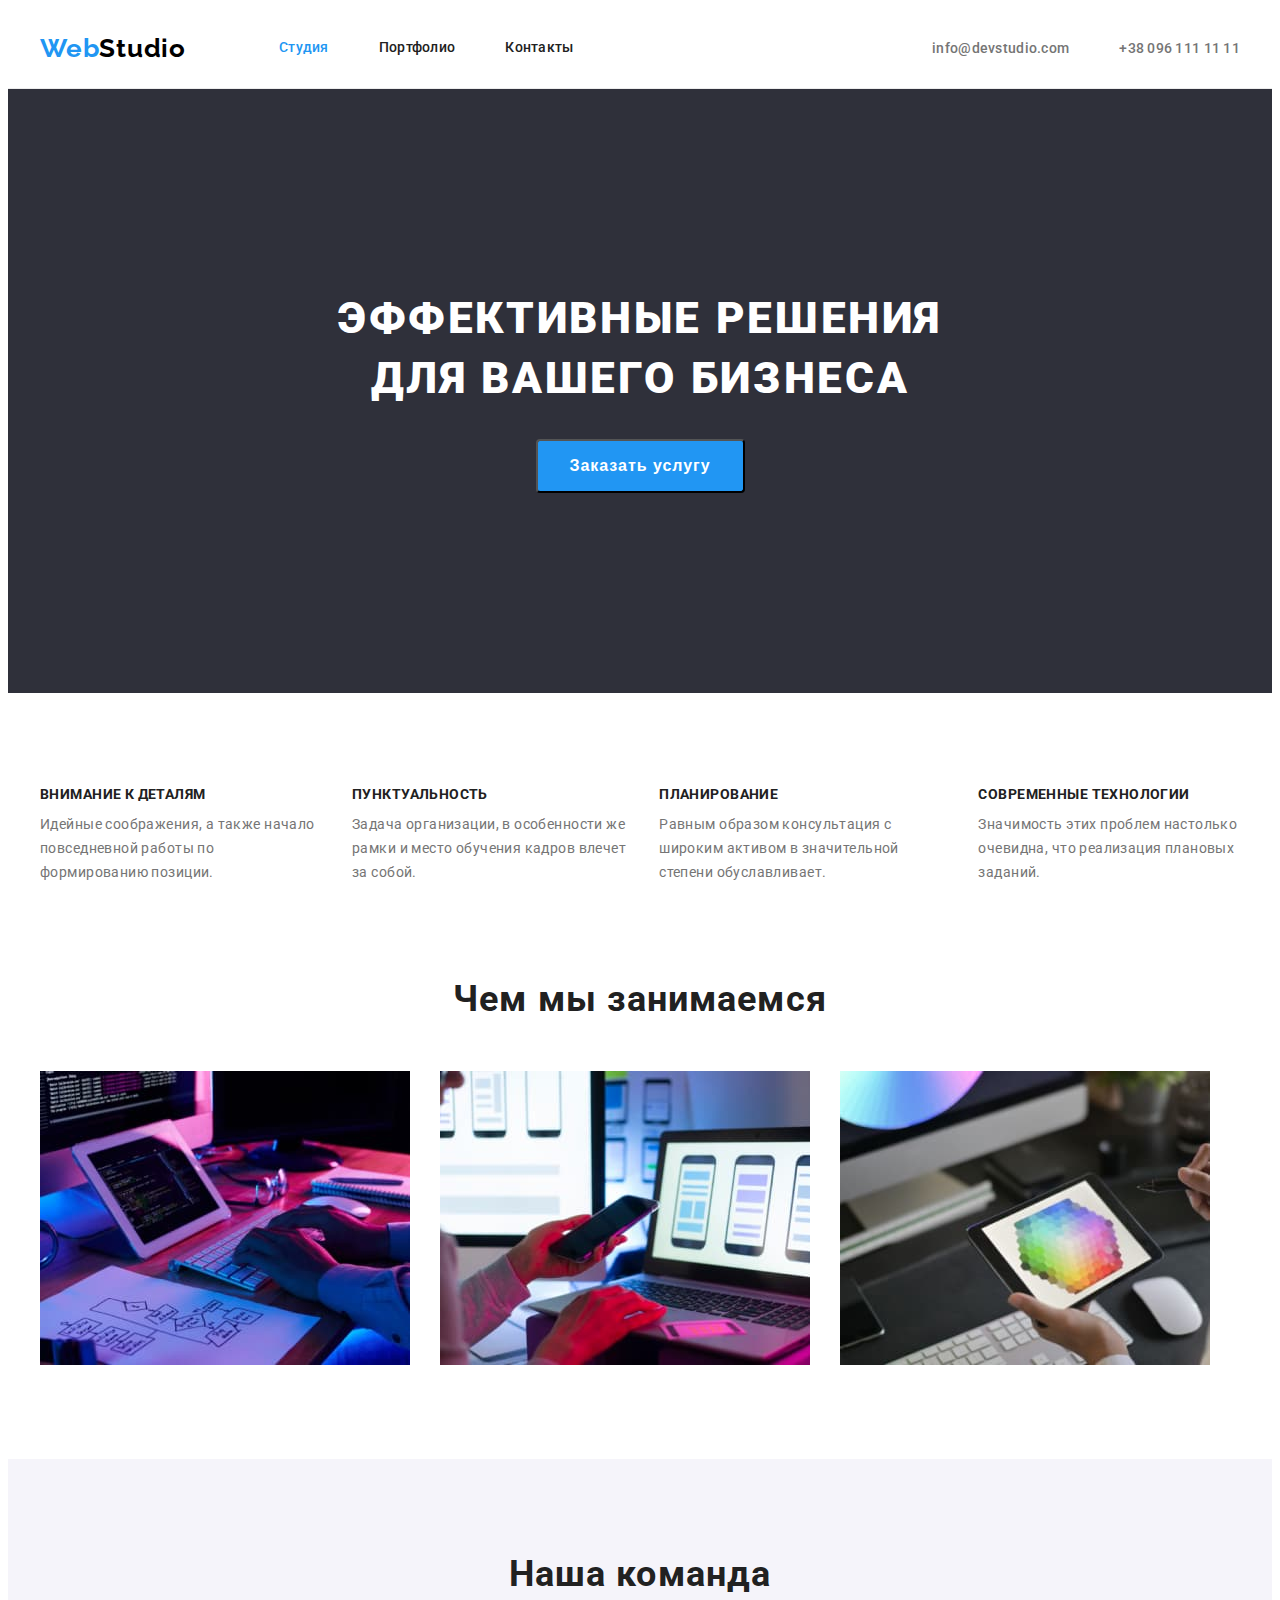
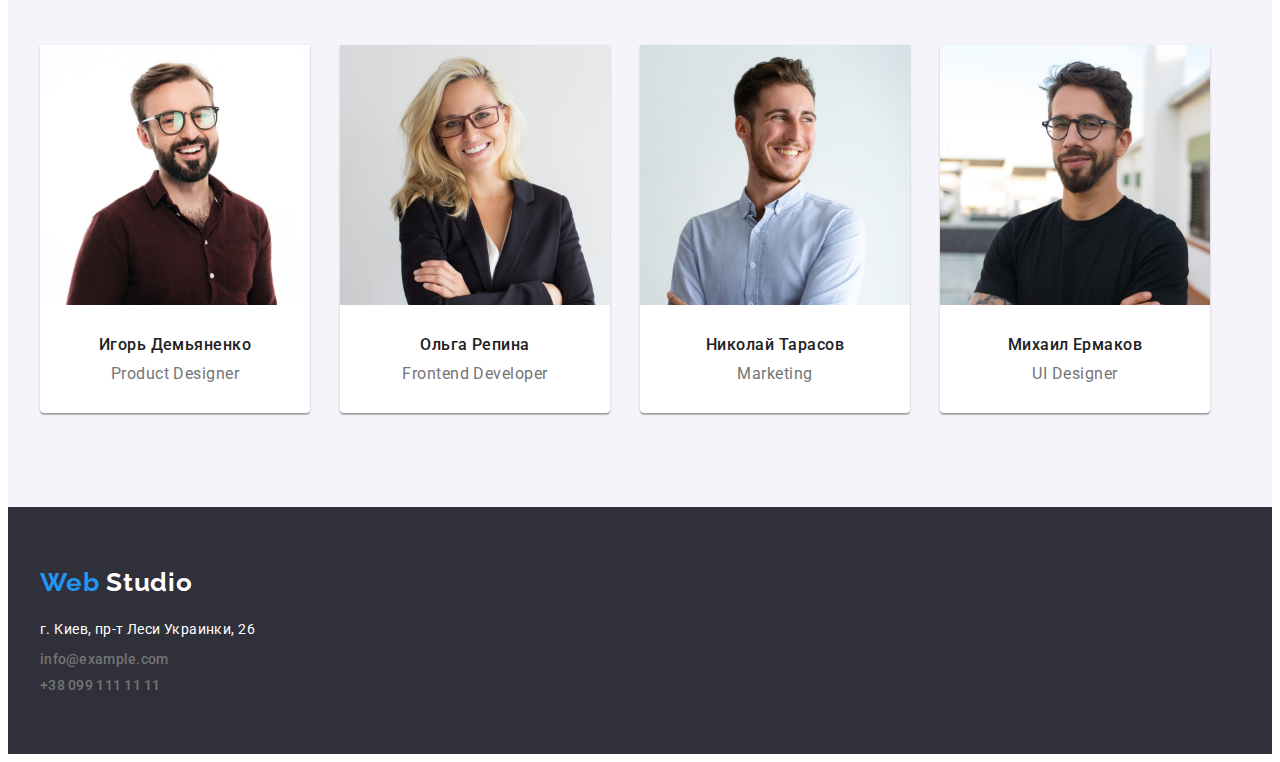
<file: index.html>
<!DOCTYPE html>
<html lang="ru">
  <head>
    <meta charset="UTF-8" />
    <meta http-equiv="X-UA-Compatible" content="IE=edge" />
    <meta name="viewport" content="width=device-width, initial-scale=1.0" />
    <title>Web Studio</title>
    <!--Modern-normalize-->
    <link
      rel="stylesheet"
      href="https://cdnjs.cloudflare.com/ajax/libs/modern-normalize/1.1.0/modern-normalize.min.css"
      integrity="sha512-wpPYUAdjBVSE4KJnH1VR1HeZfpl1ub8YT/NKx4PuQ5NmX2tKuGu6U/JRp5y+Y8XG2tV+wKQpNHVUX03MfMFn9Q=="
      crossorigin="anonymous"
      referrerpolicy="no-referrer"
    />
    <!--Подключение стилей-->
    <link rel="stylesheet" href="./css/styles.css" />
    <!--Подключение шрифтов-->
    <link rel="preconnect" href="https://fonts.googleapis.com" />
    <link rel="preconnect" href="https://fonts.gstatic.com" crossorigin />
    <link
      href="https://fonts.googleapis.com/css2?family=Montserrat:wght@400;700&family=Raleway:wght@700&family=Roboto:wght@400;500;700;900&display=swap"
      rel="stylesheet"
    />
  </head>
  <body>
    <!--Шапка сайта-->
    <header class="header">
      <div class="header-container container">
        <nav class="header-container nav">
          <a class="header-list logo link" href="./index.html">
            <span class="accent">Web</span>Studio</a
          >
          <ul class="header-list list">
            <li class="list-item">
              <a class="nav-link link current" href="./index.html">Студия</a>
            </li>
            <li class="list-item">
              <a class="nav-link link" href="./portfolio.html">Портфолио</a>
            </li>
            <li class="list-item">
              <a class="nav-link link" href="">Контакты</a>
            </li>
          </ul>
        </nav>
        <ul class="header-list list">
          <li>
            <a class="header-link group-contact link" href="mailto:info@devstudio.com"
              >info@devstudio.com</a
            >
          </li>
          <li><a class="group-contact link" href="tel:+380961111111">+38 096 111 11 11</a></li>
        </ul>
      </div>
    </header>

    <!--Блок универсального контента на сайте-->
    <main>
      <!--Герой-->
      <section class="hero">
        <h1 class="hero-title">Эффективные решения для вашего бизнеса</h1>
        <button class="button" type="button">Заказать услугу</button>
      </section>

      <!--Особенности-->
      <section class="about">
        <div class=" container">
          <h2 class="about-title  visually-hidden " >Особенности</h2>
          <ul class=" about-list list">
            <li class="about-item">
              <h3 class="about-title">Внимание к деталям</h3>
              <p class="about-text">
                Идейные соображения, а также начало повседневной работы по формированию позиции.
              </p>
            </li>
            <li class="about-item">
              <h3 class="about-title">Пунктуальность</h3>
              <p class="about-text">
                Задача организации, в особенности же рамки и место обучения кадров влечет за собой.
              </p>
            </li>
            <li class="about-item">
              <h3 class="about-title">Планирование</h3>
              <p class="about-text">
                Равным образом консультация с широким активом в значительной степени обуславливает.
              </p>
            </li>
            <li class="about-item">
              <h3 class="about-title">Современные технологии</h3>
              <p class="about-text">
                Значимость этих проблем настолько очевидна, что реализация плановых заданий.
              </p>
            </li>
          </ul>
        </div>
      </section>

      <!--Чем мы занимаемся-->
      <section class="work">
        <div class="container">
          <h2 class="work-title">Чем мы занимаемся</h2>
          <ul class=" work-list list">
            <li class="work-item">
              <img src="./images/img1.jpg" alt="Верстка сайтов" width="370" height="295" />
            </li>

            <li class="work-item">
              <img src="./images/img2.jpg" alt="Разработка мобильных приложений" width="370" height="295"  />
            </li>

            <li class="work-item">
              <img src="./images/img3.jpg" alt="Веб дизайн" width="370" height="295" />
            </li>

          </ul>
        </div>
      </section>

      <!--Наша команда-->
      <section class="team">
        <div class="  container">
          <h2 class="team-title">Наша команда</h2>
          <ul class=" team-list list">
            <li class="team-item">
              <img  class="team-img" src="./images/photo1.jpg" alt="Фото сотрудника" width="270" height="260" />
              <div class="team-content">
              <h3 class="team-name">Игорь Демьяненко</h3>
              <p class="team-position" lang="en">Product Designer</p>
            </div>
            </li>
            <li class="team-item">
              <img src="./images/photo2.jpg" alt="Фото сотрудника" width="270" height="260" />
             <div class="team-content">
              <h3 class="team-name">Ольга Репина</h3>
              <p class="team-position" lang="en">Frontend Developer</p>
            </div>
            </li>
            <li class="team-item">
              <img src="./images/photo3.jpg" alt="Фото сотрудника" width="270" height="260" />
              <div class="team-content">
              <h3 class="team-name">Николай Тарасов</h3>
              <p class="team-position" lang="en">Marketing</p>
            </div>
            </li>
            <li class="team-item" >
              <img src="./images/photo4.jpg" alt="Фото сотрудника" width="270" height="260" />
              <div class="team-content">
              <h3 class="team-name">Михаил Ермаков</h3>
              <p class="team-position" lang="en">UI Designer</p>
            </div>
            </li>
          </ul>
        </div>
      </section>
    </main>

    <!--Футер-->
    <footer class="footer">
      <div class=" footer-container container">
        <a class="logo link" href="./index.html">
          <span class="accent">Web</span><span class="accent-white"> Studio</span></a>
        <address>
          <ul  class=" footer-list list">
            <li class="footer-item">
              <a
                class="address link"
                href="https://goo.gl/maps/f5p9eJjtkUYFdyTp8"
                target="_blank"
                rel="noopener noreferrer"
                >г. Киев, пр-т Леси Украинки, 26</a>
            </li>
            <li class="footer-item">
              <a class="group-contact link" href="mailto:info@example.com">info@example.com</a>
            </li>
            <li class="footer-item">
              <a class="group-contact link" href="tel++380991111111">+38 099 111 11 11</a>
            </li>
          </ul>
        </address>
      </div>
    </footer>
  </body>
</html>
</file>
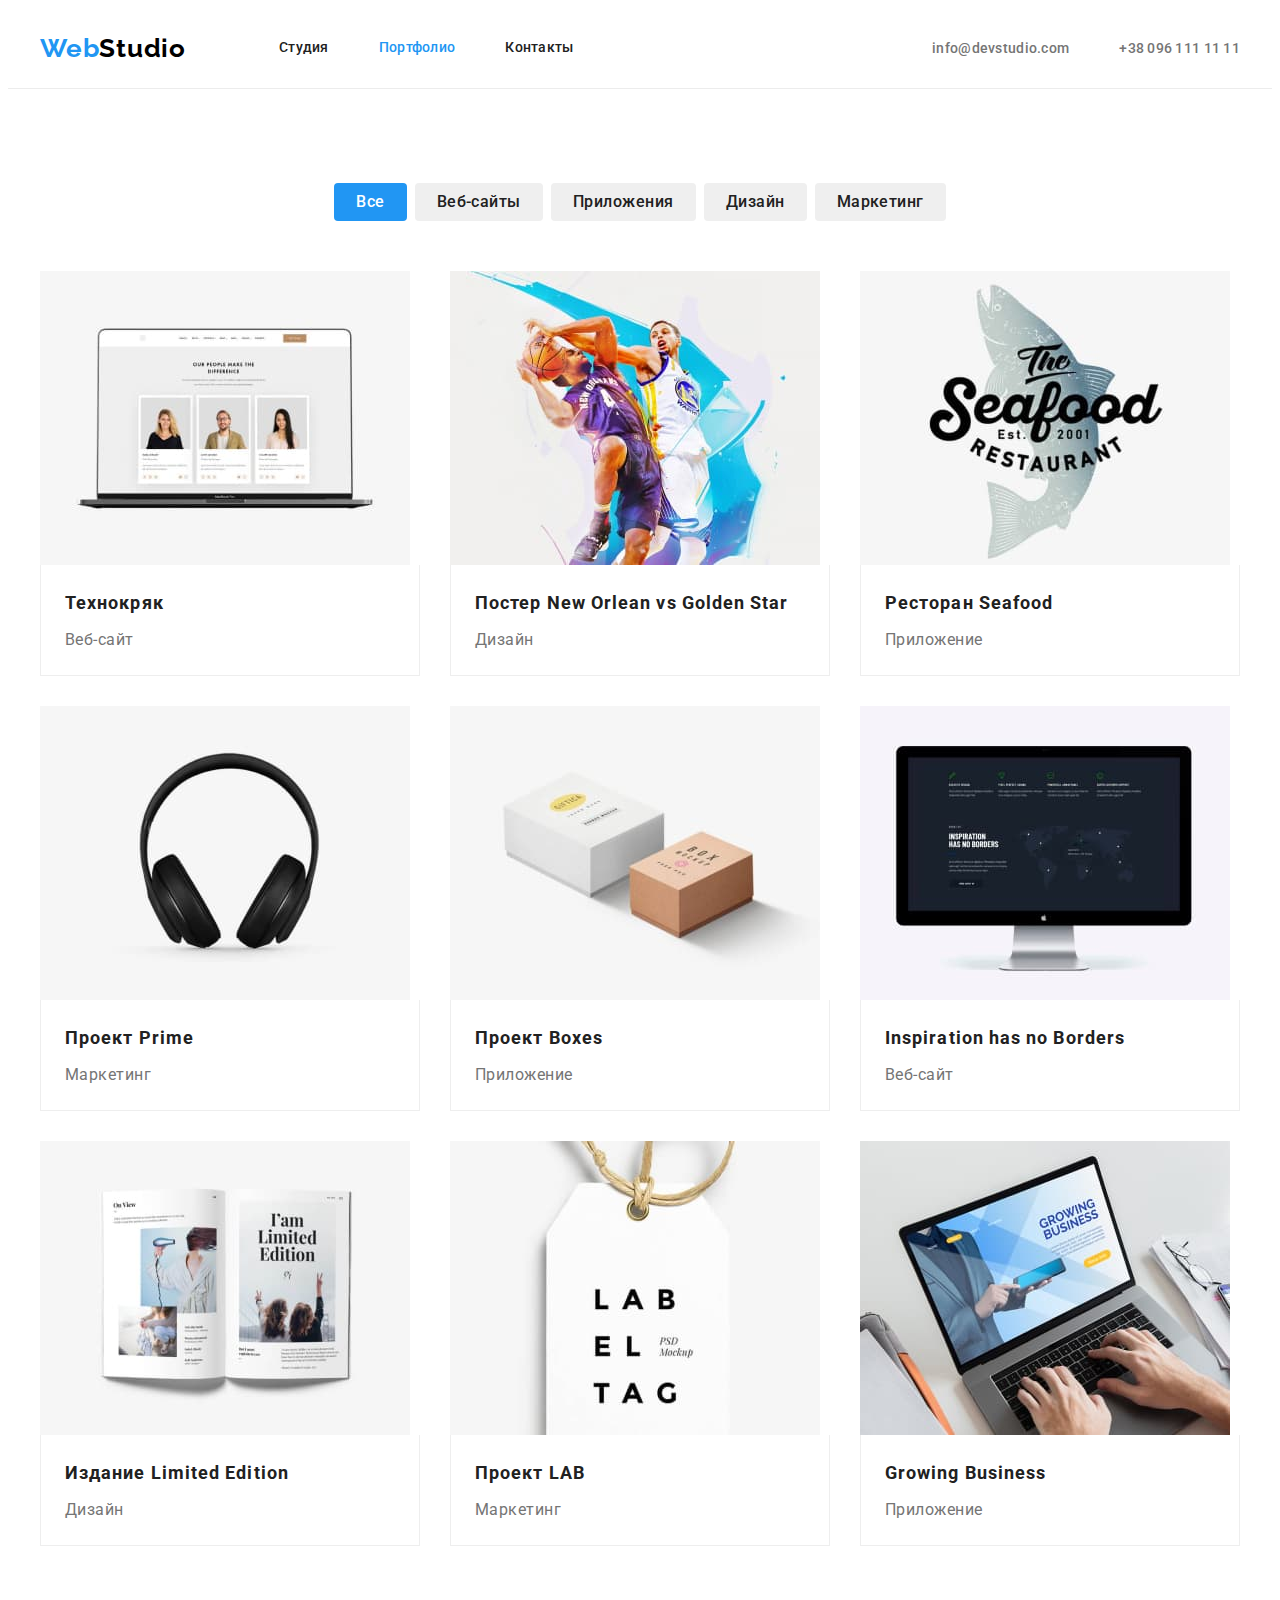
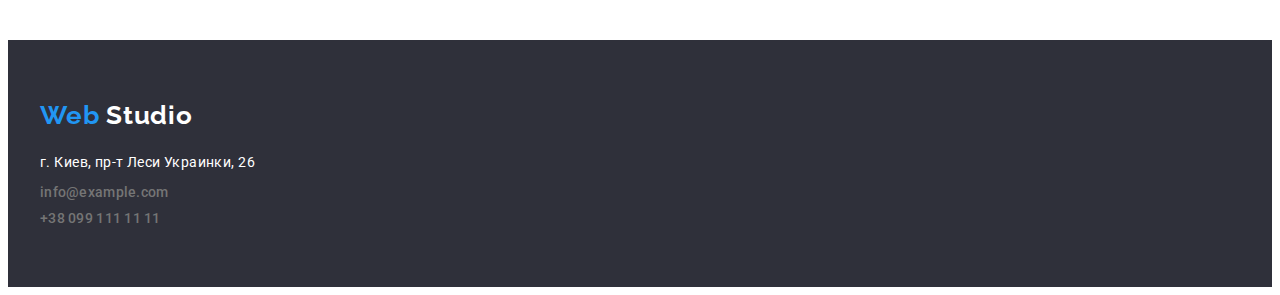
<file: portfolio.html>
<!DOCTYPE html>
<html lang="ru">
  <head>
    <meta charset="UTF-8" />
    <meta http-equiv="X-UA-Compatible" content="IE=edge" />
    <meta name="viewport" content="width=device-width, initial-scale=1.0" />
    <title>Web Studio</title>
    <!--Modern-normalize-->
    <link
      rel="stylesheet"
      href="https://cdnjs.cloudflare.com/ajax/libs/modern-normalize/1.1.0/modern-normalize.min.css"
      integrity="sha512-wpPYUAdjBVSE4KJnH1VR1HeZfpl1ub8YT/NKx4PuQ5NmX2tKuGu6U/JRp5y+Y8XG2tV+wKQpNHVUX03MfMFn9Q=="
      crossorigin="anonymous"
      referrerpolicy="no-referrer"
    />
    <!--Подключение стилей-->
    <link rel="stylesheet" href="./css/styles.css" />
    <!--Подключение шрифтов-->
    <link rel="preconnect" href="https://fonts.googleapis.com" />
    <link rel="preconnect" href="https://fonts.gstatic.com" crossorigin />
    <link
      href="https://fonts.googleapis.com/css2?family=Montserrat:wght@400;700&family=Raleway:wght@700&family=Roboto:wght@400;500;700;900&display=swap"
      rel="stylesheet"
    />
  </head>

  <body>
    <!--Шапка сайта-->
    <header class="header">
      <div class="header-container container">
        <nav class="header-container nav">
          <a class="header-list logo link" href="./index.html">
            <span class="accent">Web</span>Studio</a
          >
          <ul class="header-list list">
            <li class="list-item">
              <a class="nav-link link " href="./index.html">Студия</a>
            </li>
            <li class="list-item">
              <a class="nav-link link current" href="./portfolio.html">Портфолио</a>
            </li>
            <li class="list-item">
              <a class="nav-link link" href="">Контакты</a>
            </li>
          </ul>
        </nav>
        <ul class="header-list list">
          <li>
            <a class="header-link group-contact link" href="mailto:info@devstudio.com"
              >info@devstudio.com</a
            >
          </li>
          <li><a class="group-contact link" href="tel:+380961111111">+38 096 111 11 11</a></li>
        </ul>
      </div>
    </header>

    <!--<Блок универсального контента на сайте-->
    <main>
      <!--Проекты-->
      <section class="project">
        <div class="container">
          <h1 class="visually-hidden">Проекты</h1>
          <ul class="portfolio-list list">
            <li class="portfolio-item"><button class="button-list current-button" type="button">Все</button></li>
            <li class="portfolio-item"><button class="button-list" type="button">Веб-сайты</button></li>
            <li class="portfolio-item"><button class="button-list" type="button">Приложения</button></li>
            <li class="portfolio-item"><button class="button-list" type="button">Дизайн</button></li>
            <li class="portfolio-item"><button class="button-list" type="button">Маркетинг</button></li>
          </ul>
    
       
          <ul class="card-set list">
            <li class="card-item">
              <a class="link" href="">
                <img  src="./images/project1.jpg" alt="Страница веб-сайта" width="370" height="295"/>
                <div class ="project-container">
                <h2 class="project-name">Технокряк</h2>
                <p class="project-type">Веб-сайт</p>
                </div>
              </a>
            </li>

            <li class="card-item">
              <a class="link" href="">
                <img src="./images/project2.jpg" alt="Баскетболисты" width="370" height="295" />
                <div class="project-container">
                <h2 class="project-name">Постер New Orlean vs Golden Star</h2>
                <p class="project-type">Дизайн</p>
                </div>
              </a>
            </li>

            <li class="card-item">
              <a class="link" href="">
                <img src="./images/project3.jpg" alt="Логотип ресторана" width="370" height="295" />
                <div class="project-container">
                <h2 class="project-name">Ресторан Seafood</h2>
                <p class="project-type">Приложение</p>
                </div>
              </a>
            </li>

            <li class="card-item">
              <a class="link" href="">
                <img src="./images/project4.jpg" alt="Наушники" width="370" height="295" />
                <div class="project-container">
                <h2 class="project-name">Проект Prime</h2>
                <p class="project-type">Маркетинг</p>
                </div>
              </a>
            </li>

            <li class="card-item">
              <a class="link" href="">
                <img src="./images/project5.jpg" alt="Коробки" width="370" height="295" />
                <div class="project-container">
                <h2 class="project-name">Проект Boxes</h2>
                <p class="project-type">Приложение</p>
                </div>
              </a>
            </li>

            <li class="card-item">
              <a class="link" href="">
                <img
                  src="./images/project6.jpg"
                  alt="Страница веб-сайта"
                  width="370"
                  height="295"
                />
                <div class="project-container">
                <h2 class="project-name">Inspiration has no Borders</h2>
                <p class="project-type">Веб-сайт</p>
                </div>
              </a>
            </li>

            <li class="card-item">
              <a class="link" href="">
                <img
                  src="./images/project7.jpg"
                  alt="Разворот страниц журнала"
                  width="370"
                  height="295"
                />
                <div class="project-container">
                <h2 class="project-name">Издание Limited Edition</h2>
                <p class="project-type">Дизайн</p>
                </div>
              </a>
            </li>

            <li class="card-item">
              <a class="link" href="">
                <img src="./images/project8.jpg" alt="Бирка с логотипом" width="370" height="295" />
                <div class="project-container">
                <h2 class="project-name">Проект LAB</h2>
                <p class="project-type">Маркетинг</p>
                </div>
              </a>
            </li>

            <li class="card-item">
              <a class="link" href="">
                <img
                  src="./images/project9.jpg"
                  alt="Эффективная работа"
                  width="370"
                  height="295"
                />
                <div class="project-container">
                <h2 class="project-name">Growing Business</h2>
                <p class="project-type">Приложение</p>
                </div>
              </a>
            </li>
          </ul>

        </div>
      </section>
    </main>

    <!--Футер-->
    <footer class="footer">
      <div class="footer-container container">
        <a class="logo link" href="./index.html">
          <span class="accent">Web</span> <span class="accent-white"> Studio</span></a
        >
        <address>
          <ul class="footer-list list">
            <li class="footer-item">
              <a
                class="address link"
                href="https://goo.gl/maps/f5p9eJjtkUYFdyTp8"
                target="_blank"
                rel="noopener noreferrer"
                >г. Киев, пр-т Леси Украинки, 26</a
              >
            </li>
            <li class="footer-item">
              <a class="group-contact link" href="mailto:info@example.com">info@example.com</a>
            </li>
            <li class="footer-item">
              <a class="group-contact link" href="tel++380991111111">+38 099 111 11 11</a>
            </li>
          </ul>
        </address>
      </div>
    </footer>
  </body>
</html>
</file>
<file: css/styles.css>
:root {
  /* Цвет текста */
  --basic-txt-color: #212121;
  --accent-txt-color: #2196f3;
  --secondary-txt-color: #ffffff;
  --paragraph-txt-color: #757575;
  --button-txt-color: #188ce8;
  --logo-color: #000000;

  /* Цвет фона */
  --bg-color: #2f303a;
  --secondary-bg-color: #f5f4fa;

  /* Сетка */
  --card-set-gap: 15px;
}

body {
  font-family: 'Roboto', 'Raleway', sans-serif;
  font-size: 14px;
}

/* Сбрасывание стилей */
h1,
h2,
h3,
h4,
p {
  margin: 0;
}

img {
  display: block;
  max-width: 100%;
  height: auto;
}

.container {
  width: 1200px;
  padding-left: 15px;
  padding-right: 15px;
  margin-left: auto;
  margin-right: auto;
  /* 
  outline: 1px solid red; */
}

.visually-hidden {
  position: absolute;
  width: 1px;
  height: 1px;
  margin: -1px;
  border: 0;
  padding: 0;
  white-space: nowrap;
  clip-path: inset(100%);
  clip: rect(0 0 0 0);
  overflow: hidden;
}

/* Подчеркивание ссылок и маркеры */

.link {
  text-decoration: none;
}

.list {
  list-style: none;
  margin: 0;
  padding: 0;
}

/* Логотип */

.logo {
  margin-right: 93px;
  font-family: 'Raleway', sans-serif;
  font-weight: 700;
  font-size: 26px;
  line-height: 1.19;
  letter-spacing: 0.03em;
  color: var(--logo-color);
}

.accent {
  color: var(--accent-txt-color);
}

/* Шапка  */
.header {
  border-bottom: 1px solid #ececec;
}

.header-container {
  display: flex;
}

.header-list {
  display: flex;
  align-items: center;
  margin-left: auto;
}

.list-item:not(:last-child) {
  margin-right: 50px;
}

.nav-link {
  padding-top: 32px;
  padding-bottom: 32px;
  display: block;
  font-weight: 500;
  font-size: 14px;
  line-height: 1.14;
  letter-spacing: 0.02em;
  color: var(--basic-txt-color);
}

.nav-link:hover,
.nav-link:focus {
  color: var(--accent-txt-color);
}

.current {
  color: var(--accent-txt-color);
}

.group-contact {
  font-weight: 500;
  font-size: 14px;
  line-height: 1.14;
  letter-spacing: 0.02em;
  color: var(--paragraph-txt-color);
  font-style: normal;
  padding-top: 32px;
  padding-bottom: 32px;
}

.group-contact:hover,
.group-contact:focus {
  color: var(--accent-txt-color);
}

.header-link {
  margin-right: 50px;
}

/* Блок основного контента */

/* Герой */

.hero {
  max-width: 1600px;
  margin-left: auto;
  margin-right: auto;
  background-color: var(--bg-color);
  padding-top: 200px;
  padding-bottom: 200px;
}

.hero-title {
  margin-bottom: 30px;
  margin-left: auto;
  margin-right: auto;
  width: 696px;
  font-weight: 900;
  font-size: 44px;
  line-height: 1.36;
  text-align: center;
  letter-spacing: 0.06em;
  text-transform: uppercase;
  color: var(--secondary-txt-color);
}

.button {
  margin-left: auto;
  margin-right: auto;
  font-weight: 700;
  font-size: 16px;
  line-height: 1.88;
  display: flex;
  padding: 10px 32px;
  letter-spacing: 0.06em;
  color: var(--secondary-txt-color);
  background-color: var(--accent-txt-color);
  cursor: pointer;
  border-radius: 4px;
}

.button:hover,
.button:focus {
  background-color: var(--button-txt-color);
}

/* Особнности  */

.about {
  padding: 94px 0;
}

.about-list {
  display: flex;
}

.about-item {
  margin-right: 30px;
}
.about-item:last-child {
  margin-right: 0;
}

.about-title {
  margin-bottom: 10px;
  font-weight: 700;
  font-size: 14px;
  line-height: 1.14;
  letter-spacing: 0.03em;
  text-transform: uppercase;
  color: var(--basic-txt-color);
}

.about-text {
  font-weight: 400;
  font-size: 14px;
  line-height: 1.71;
  letter-spacing: 0.03em;
  color: var(--paragraph-txt-color);
}

/* Чем мы занимаемся */

.work {
padding-bottom: 94px;
}

.work-title {
  font-weight: 700;
  font-size: 36px;
  line-height: 1.17;
  letter-spacing: 0.03em;
  color: var(--basic-txt-color);
  text-align: center;
  margin-bottom: 50px;
}

.work-list {
  display: flex;
}

.work-item {
  margin-right: 30px;
}
.work-item:last-child {
  margin-right: 0;
}

/* Наша команда */

.team {
  padding: 94px 0;
}

.team-list {
  display: flex;
}

.team-item {
  margin-right: 30px;
  box-shadow: 0px 1px 3px rgba(0, 0, 0, 0.12), 0px 1px 1px rgba(0, 0, 0, 0.14),
    0px 2px 1px rgba(0, 0, 0, 0.2);
  border-radius: 0px 0px 4px 4px;
  background-color: var(--secondary-txt-color);
}

.team-item:last-child {
  margin-right: 0;
}

.team {
  background-color: var(--secondary-bg-color);
}

.team-title {
  font-weight: 700;
  font-size: 36px;
  line-height: 1.17;
  letter-spacing: 0.03em;
  color: var(--basic-txt-color);
  text-align: center;
  margin-bottom: 50px;
}

.team-name {
  margin-bottom: 10px;
  font-weight: 500;
  font-size: 16px;
  line-height: 1.19;
  letter-spacing: 0.03em;
  text-align: center;
  color: var(--basic-txt-color);
}

.team-position {
  font-weight: 400;
  font-size: 16px;
  line-height: 1.19;
  text-align: center;
  letter-spacing: 0.03em;
  color: var(--paragraph-txt-color);
}

.team-content {
  padding-top: 30px;
  padding-bottom: 30px;
}

/* Футер */

.footer-container {
  display: flex;
  flex-direction: column;
}

.footer-list {
  padding-top: 20px;
}

.footer-item {
  margin-bottom: 9px;
}

.footer-item:last-child {
  margin-bottom: 0;
}

.footer {
  background-color: var(--bg-color);
  padding: 60px 0;
}

.accent-white {
  color: var(--secondary-txt-color);
}

.address {
  font-size: 14px;
  line-height: 1.71;
  letter-spacing: 0.03em;
  color: var(--secondary-txt-color);
  font-style: normal;
}

.address:hover,
.address:focus {
  color: var(--accent-txt-color);
}

/* Портфолио */

.portfolio-item {
  margin-right: 8px;
}

.portfolio-item:last-child {
  margin-right: 0;
}

.project {
  padding: 94px 0;
}

.portfolio-list {
  display: flex;
  justify-content: center;
  margin-bottom: 50px;
}

.button-list {
  border-radius: 4px;
  font-weight: 500;
  font-size: 16px;
  line-height: 1.62;
  padding: 6px 22px;
  letter-spacing: 0.03em;
  color: #212121;
  cursor: pointer;
  font-family: inherit;
  border: none;
}

.button-list:hover,
.button-list:focus {
  background-color: var(--accent-txt-color);
  color: var(--secondary-txt-color);
}

.current-button {
  color: var(--secondary-txt-color);
  background-color: var(--accent-txt-color);
}

.project-name {
  font-weight: 700;
  font-size: 18px;
  line-height: 2;
  letter-spacing: 0.06em;
  color: var(--basic-txt-color);
  margin-bottom: 4px;
}

.project-type {
  font-weight: 400;
  font-size: 16px;
  line-height: 1.88;
  letter-spacing: 0.03em;
  color: var(--paragraph-txt-color);
}

.project-container {
  padding: 20px 24px ;
 border: 1px solid #EEEEEE;
border-top: 0;}

 .card-set {
   display: flex;
   flex-wrap: wrap;
   margin-left: -30px;
   margin-top: -30px;
 }

 .card-item {
   flex-basis: calc(100% / 3 - 30px);
   margin-left: 30px;
   margin-top: 30px;
 }

/* .card-set {
  display: flex;
  flex-wrap: wrap;
  margin: -15px;
}


.card-item {
margin: 15px;
flex-basis: calc (( 100% - 30px * 3 ) / 3) ;
border: 1px solid #EEEEEE;
} */
</file>
